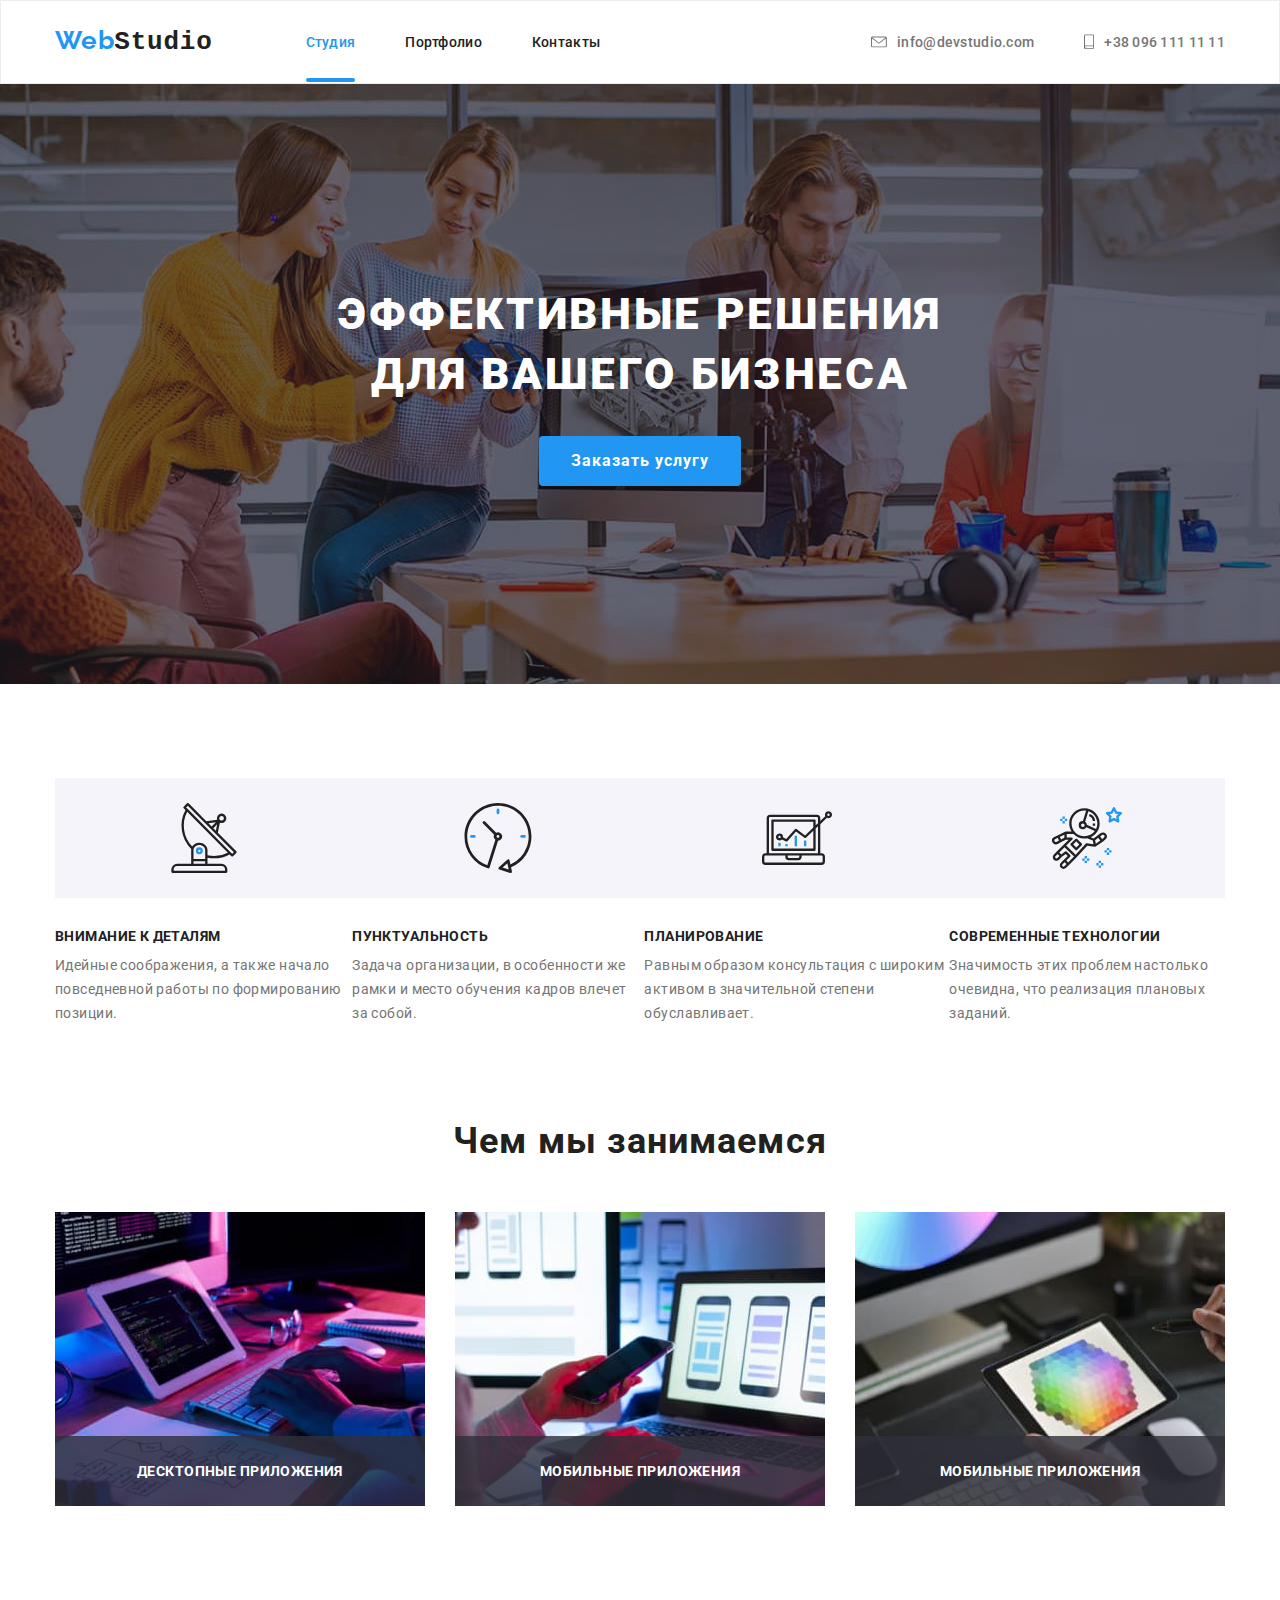
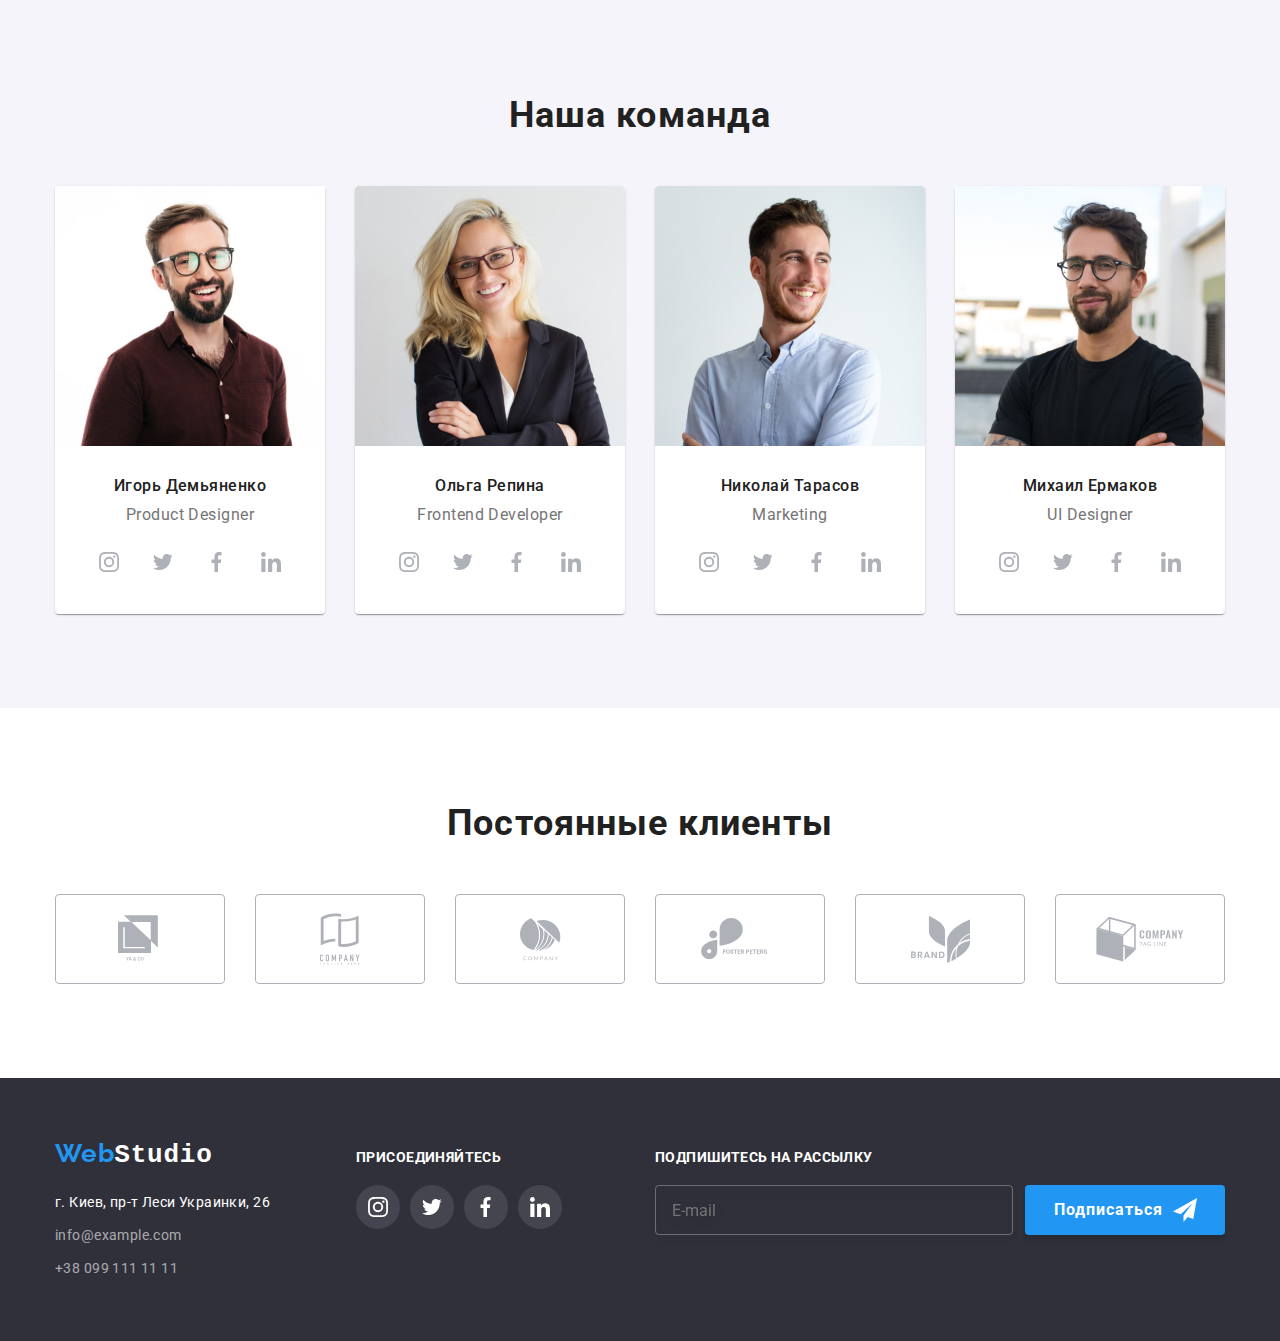
<file: index.html>
<!DOCTYPE html>
<html lang="ru">

<head>
    <meta charset="UTF-8">
    <meta name="viewport" content="width=device-width, initial-scale=1.0">
    <title>WebStudio</title>
    <link rel="stylesheet" href="https://cdnjs.cloudflare.com/ajax/libs/modern-normalize/1.0.0/modern-normalize.min.css">
    <link rel="preconnect" href="https://fonts.gstatic.com">
    <link 
        href="https://fonts.googleapis.com/css2?family=Raleway:wght@700&family=Roboto:wght@400;500;700&display=swap"
        rel="stylesheet">
    <link rel="stylesheet" href="./css/main.min.css">
</head>

<body>
    <!-- ! HEADER website // ШАПКА веб-сайта-->
    <header class="header">
        <div class="conteiner">
            <nav class="nav">
                <!--LOGO // логотип-->
                <a class="logo" href="./index.html" lang="en">Web<samp class="logo__dark">Studio</samp></a>
                <!--MENU // меню-->
                <ul class="nav-list">
                    <li class="nav-list__item"><a class="nav-list__link current" href="./index.html">Студия</a></li>
                    <li class="nav-list__item"><a class="nav-list__link" href="./portfolio.html">Портфолио</a></li>
                    <li class="nav-list__item"><a class="nav-list__link" href="#">Контакты</a></li>
                </ul>
            </nav>           
            <!-- Header address. Contact // адрес и контакты в шапке веб-сайта-->
            <address class="address">
                <ul class="address-list">
                    <li class="address-list__item">
                        <a class="contact-item" href="mailto:info@devstudio.com">
                            <svg class="icon-envelope" width="16" height="12">
                                <use href="./img/sprite/sprite-opt.svg#envelope"></use>
                            </svg>
                            info@devstudio.com
                        </a>
                    </li>
                    <li class="address-list__item">
                        <a class="contact-item" href="tel:+380961111111">
                            <svg class="icon-phone" width="10" height="16"> 
                                <use href="./img/sprite/sprite-opt.svg#smartphone"></use>
                            </svg>
                            +38 096 111 11 11
                        </a>
                    </li>
                </ul>    
            </address>
        </div>
    </header>
    <!--! Unique page content // уникальный контент страницы-->
    <main>
        <!--SECTION HEROES // секция герои -->
        <section class="hero">
            <div class="conteiner">
                <h1 class="hero-title">Эффективные решения для вашего бизнеса</h1>
                <!-- BUTTON -->
                <button class="hero-button" type="button" data-modal-open>Заказать услугу</button>
            </div>
        </section>
        <!--SECTION Features // секция особенности -->
        <section class="section-features">
            <div class="conteiner">
                <h2 class="section-features__title visually-hidden">Особенности</h2> <!-- ! I will hide -->
                <ul class="subtitle-features">
                    <li class="subtitle-features__item icon-antenna">
                        <h3 class="subtitle-features-title">Внимание к деталям</h3>
                        <p class="subtitle-features-text">Идейные соображения, а также начало повседневной работы по формированию позиции.</p>
                    </li>
                    <li class="subtitle-features__item icon-clock">
                        <h3 class="subtitle-features-title">Пунктуальность</h3>
                        <p class="subtitle-features-text">Задача организации, в особенности же рамки и место обучения кадров влечет за собой.</p>
                    </li>
                    <li class="subtitle-features__item icon-diagram">
                        <h3 class="subtitle-features-title">Планирование</h3>
                        <p class="subtitle-features-text">Равным образом консультация с широким активом в значительной степени обуславливает.</p>
                    </li>
                    <li class="subtitle-features__item icon-astronaut">
                        <h3 class="subtitle-features-title">Современные технологии</h3>
                        <p class="subtitle-features-text">Значимость этих проблем настолько очевидна, что реализация плановых заданий.</p>
                    </li>
                </ul>
            </div>
        </section>
        <!--SECTION Activities // Направления деятельности-->
        <section class="section-work">
            <div class="conteiner">
                <h2 class="section-work__title">Чем мы занимаемся</h2>
                <ul class="subtitle-work">
                    <li class="subtitle-work__item">
                        <a href="#">
                            <img class="subtitle-work__img" src="./img/studio/1.jpg" alt="компьютер на столе" width="370" height="294">
                            <h3 class="subtitle-work__label">Десктопные приложения</h3>
                        </a>
                    </li>
                    <li class="subtitle-work__item">
                        <a href="#">
                            <img class="subtitle-work__img" src="./img/studio/2.jpg" alt="телефон на столе" width="370" height="294">
                            <h3 class="subtitle-work__label">Мобильные приложения</h3>
                        </a>
                    </li>
                    <li class="subtitle-work__item">
                        <a href="#">
                            <img class="subtitle-work__img" src="./img/studio/3.jpg" alt="планцен на столе" width="370" height="294">
                            <h3 class="subtitle-work__label">Мобильные приложения</h3>
                        </a>
                    </li>
                </ul>
            </div>
        </section>

        <!--SECTION team // Команда-->
        <section class="section-team">
            <div class="conteiner">
                <h2 class="section-team__title">Наша команда</h2>
                <ul class="subtitle-team">
                    <li class="subtitle-team__item">
                        <article class="card-team">
                            <div class="card-team__thumb">
                                <img class="subtitle-team-title__img" src="./img/studio/PD.jpg" alt="Игорь Демьяненко">
                            </div>
                            <div class="card-team__content">
                                <h3 class="subtitle-team-title">Игорь Демьяненко</h3>
                                <p class="subtitle-team-text"><span lang="en">Product Designer</span></p>
                                <ul class="socials-links">
                                    <li>
                                        <a href="#" class="socials-links__instagram socials">
                                            <svg class="socials__icon">
                                                <use href="./img/sprite/sprite-opt.svg#instagram"></use>
                                            </svg>
                                        </a>
                                    </li>
                                    <li>
                                        <a href="#" class="socials-links__twitter socials">
                                            <svg class="socials__icon">
                                                <use href="./img/sprite/sprite-opt.svg#twitter"></use>
                                            </svg>
                                        </a>
                                    </li>
                                    <li>
                                        <a href="#" class="socials-links__facebook socials">
                                            <svg class="socials__icon">
                                                <use href="./img/sprite/sprite-opt.svg#facebook"></use>
                                            </svg>
                                        </a>
                                    </li>
                                    <li>
                                        <a href="#" class="socials-links__linkedin socials">
                                            <svg class="socials__icon">
                                                <use href="./img/sprite/sprite-opt.svg#linkedin"></use>
                                            </svg>
                                        </a>
                                    </li>
                                </ul>
                            </div>
                        </article>
                    </li>
                    <li class="subtitle-team__item">
                        <article class="card-team">
                            <div class="card-team__thumb">
                                <img class="subtitle-team-title__img" src="./img/studio/FD.jpg" alt="Ольга Репина">
                            </div>
                            <div class="card-team__content">
                                <h3 class="subtitle-team-title">Ольга Репина</h3>
                                <p class="subtitle-team-text"><span lang="en">Frontend Developer</span></p>
                                <ul class="socials-links">
                                    <li>
                                        <a href="#" class="socials-links__instagram socials">
                                            <svg class="socials__icon">
                                                <use href="./img/sprite/sprite-opt.svg#instagram"></use>
                                            </svg>
                                        </a>
                                    </li>
                                    <li>
                                        <a href="#" class="socials-links__twitter socials">
                                            <svg class="socials__icon">
                                                <use href="./img/sprite/sprite-opt.svg#twitter"></use>
                                            </svg>
                                        </a>
                                    </li>
                                    <li>
                                        <a href="#" class="socials-links__facebook socials">
                                            <svg class="socials__icon">
                                                <use href="./img/sprite/sprite-opt.svg#facebook"></use>
                                            </svg>
                                        </a>
                                    </li>
                                    <li>
                                        <a href="#" class="socials-links__linkedin socials">
                                            <svg class="socials__icon">
                                                <use href="./img/sprite/sprite-opt.svg#linkedin"></use>
                                            </svg>
                                        </a>
                                    </li>
                                </ul>
                            </div>
                        </article>
                    </li>
                    <li class="subtitle-team__item">
                        <article class="card-team">
                            <div class="card-team__thumb">
                                <img class="subtitle-team-title__img" src="./img/studio/M.jpg" alt="Николай Тарасов">
                            </div>
                            <div class="card-team__content">
                                <h3 class="subtitle-team-title">Николай Тарасов</h3>
                                <p class="subtitle-team-text"><span lang="en">Marketing</span></p>
                                <ul class="socials-links">
                                    <li>
                                        <a href="#" class="socials-links__instagram socials">
                                            <svg class="socials__icon">
                                                <use href="./img/sprite/sprite-opt.svg#instagram"></use>
                                            </svg>
                                        </a>
                                    </li>
                                    <li
                                        <a href="#" class="socials-links__twitter socials">
                                            <svg class="socials__icon">
                                                <use href="./img/sprite/sprite-opt.svg#twitter"></use>
                                            </svg>
                                        </a>
                                    </li>
                                    <li>
                                        <a href="#" class="socials-links__facebook socials">
                                            <svg class="socials__icon">
                                                <use href="./img/sprite/sprite-opt.svg#facebook"></use>
                                            </svg>
                                        </a>
                                    </li>
                                    <li>
                                        <a href="#" class="socials-links__linkedin socials">
                                            <svg class="socials__icon">
                                                <use href="./img/sprite/sprite-opt.svg#linkedin"></use>
                                            </svg>
                                        </a>
                                    </li>
                                </ul>
                            </div>
                        </article>
                    </li>
                    <li class="subtitle-team__item">
                        <article class="card-team">
                            <div class="card-team__thumb">
                                <img class="subtitle-team-title__img" src="./img/studio/UID.jpg" alt="Михаил Ермаков">
                            </div>
                            <div class="card-team__content">
                                <h3 class="subtitle-team-title">Михаил Ермаков</h3>
                                <p class="subtitle-team-text"><span lang="en">UI Designer</span></p>
                                <ul class="socials-links">
                                    <li>
                                        <a href="#" class="socials-links__instagram socials">
                                            <svg class="socials__icon">
                                                <use href="./img/sprite/sprite-opt.svg#instagram"></use>
                                            </svg>
                                        </a>
                                    </li>
                                    <li>
                                        <a href="#" class="socials-links__twitter socials">
                                            <svg class="socials__icon">
                                                <use href="./img/sprite/sprite-opt.svg#twitter"></use>
                                            </svg>
                                        </a>
                                    </li>
                                    <li>
                                        <a href="#" class="socials-links__facebook socials">
                                            <svg class="socials__icon">
                                                <use href="./img/sprite/sprite-opt.svg#facebook"></use>
                                            </svg>
                                        </a>
                                    </li>
                                    <li>
                                        <a href="#" class="socials-links__linkedin socials">
                                            <svg class="socials__icon">
                                                <use href="./img/sprite/sprite-opt.svg#linkedin"></use>
                                            </svg>
                                        </a>
                                    </li>
                                </ul>
                            </div>
                        </article>
                    </li>
                </ul>
            </div>
        </section>

        <!--SECTION clients // Клиенты-->
        <section class="section-clients">
            <div class="conteiner">
                <h2 class="section-clients__title">Постоянные клиенты</h2>
                    <ul lang="en" class="section-clients-list">
                        <li class="section-section-clients-list__item">
                            <a href="#" class="section-clients__link" aria-label="YA & CO">
                                <svg class="section-clients__client" width="44" height="49">
                                    <use href="./img/sprite/sprite-opt.svg#client-1"></use>
                                </svg>
                            </a>
                        </li>
                        <li class="section-clients-list__item">
                            <a href="#" class="section-clients__link" aria-label="COMPANY TAGLINE HERE">
                                <svg class="section-clients__client" width="40" height="52">
                                    <use href="./img/sprite/sprite-opt.svg#client-2"></use>
                                </svg>
                            </a>
                        </li>
                        <li class="section-clients-list__item">
                            <a href="#" class="section-clients__link" aria-label="COMPANY">
                                <svg class="section-clients__client" width="41" height="43">
                                    <use href="./img/sprite/sprite-opt.svg#client-3"></use>
                                </svg>
                            </a>
                        </li>
                        <li class="section-clients-list__item">
                            <a href="#" class="section-clients__link" aria-label="FOSTER PETERS">
                                <svg class="section-clients__client" width="79" height="42">
                                    <use href="./img/sprite/sprite-opt.svg#client-4"></use>
                                </svg>
                            </a>
                        </li>
                        <li class="section-clients-list__item">
                            <a href="#" class="section-clients__link" aria-label="BRAND">
                                <svg class="section-clients__client" width="59" height="47">
                                    <use href="./img/sprite/sprite-opt.svg#client-5"></use>
                                </svg>
                            </a>
                        </li>
                        <li class="section-clients-list__item">
                            <a href="#" class="section-clients__link" aria-label="COMPANY TAG LINE">
                                <svg class="section-clients__client" width="88" height="45">
                                    <use href="./img/sprite/sprite-opt.svg#client-6"></use>
                                </svg>
                            </a>
                        </li>
                    </ul>
            </div>
        </section>
    </main>
    <!--! Footer site // Подвал сайта-->
    <footer class="footer">
        <div class="conteiner">
            <div class="footer--baseline">
                <!--the logo-->
            <div class="footer-contact">
                <a class="logo" href="./index.html" lang="en">Web<samp class="logo__light">Studio</samp></a>
                    <!--address, contact-->
                <address class="footer-address">
                    <a class="footer-address__contact" target="blanc" href="https://goo.gl/maps/rmMPoWMHuQChFa8u6" class="map">г. Киев, пр-т Леси Украинки, 26</a>
                    <a class="footer-contact__email" href="mailto:info@example.com">info@example.com</a>
                    <a class="footer-contact__tell" href="tel:+380991111111">+38 099 111 11 11</a>
                </address>
            </div>
            <div class="subscription">
                <b class="subscription-title">присоединяйтесь</b>
                    <ul class="socials-links">
                        <li class="socials-links__item">
                            <a href="#" class="socials-links__instagram socials--dark">
                                <svg class="socials__icon">
                                    <use href="./img/sprite/sprite-opt.svg#instagram"></use>
                                </svg>
                            </a>
                        </li>
                        <li class="socials-links__item">
                            <a href="#" class="socials-links__twitter socials--dark">
                                <svg class="socials__icon">
                                    <use href="./img/sprite/sprite-opt.svg#twitter"></use>
                                </svg>
                            </a>
                        </li>
                        <li class="socials-links__item">
                            <a href="#" class="socials-links__facebook socials--dark">
                                <svg class="socials__icon">
                                    <use href="./img/sprite/sprite-opt.svg#facebook"></use>
                                </svg>
                            </a>
                        </li>
                        <li class="socials-links__item">
                            <a href="#" class="socials-links__linkedin socials--dark">
                                <svg class="socials__icon">
                                    <use href="./img/sprite/sprite-opt.svg#linkedin"></use>
                                </svg>
                            </a>
                        </li>
                    </ul>
            </div>
                <div class="subscription-wrapper">
                    <p class="subscription-slogan">Подпишитесь на рассылку</p>
                    <form action="#" class="footer-form">
                        <input class="email-input" type="email" name="mail" placeholder="E-mail">
                        <button type="submit" class="subscription-btn">
                        Подписаться
                        <svg class="subscription-icon">
                            <use href="./img/sprite/sprite-opt.svg#icon-send"></use>
                        </svg>
                        </button>
                    </form>
                </div>      
            </div>
        </div>
    </footer>
    <!-- MODAL -->
    <div class="backdrop is-hidden" data-modal>
        <div class="modal">
            <button type="button" class="close-btn" data-modal-close>
                <svg class="close-icon" width="18" height="18">
                    <use href="./img/sprite/sprite-opt.svg#icon-close-black"></use>
                </svg>
            </button>
            <form action="#" class="modal-form">
                <b class="form-title">Оставьте свои данные, мы вам перезвоним</b>
                <label class="modal-form-field">
                    Имя
                    <span class="form-input-wrapper">
                        <input type="text" name="user-name" class="modal-form-input">
                        <svg class="form-icon" width="18" height="18">
                            <use href="./img/sprite/symbol-defs.svg#icon-user"></use>
                        </svg>
                    </span>
                </label>
                <label class="modal-form-field">
                    Телефон
                    <span class="form-input-wrapper">
                        <input type="tel" name="user-tel" class="modal-form-input">
                        <svg class="form-icon" width="18" height="18">
                            <use href="./img/sprite/symbol-defs.svg#icon-phone"></use>
                        </svg>
                    </span>
                </label>
                <label class="modal-form-field">
                    Почта
                    <span class="form-input-wrapper">
                        <input type="email" name="user-email" class="modal-form-input">
                        <svg class="form-icon" width="18" height="18">
                            <use href="./img/sprite/symbol-defs.svg#icon-email"></use>
                        </svg>
                    </span>
                </label>
                <label class="modal-form-field">
                    Комментарий
                    <textarea class="modal-form-comment" name="comment" id="" placeholder="Введите текст"></textarea>
                </label>
                <input type="checkbox" name="user-policy" value="accept-policy" class="modal-policy-checkbox visually-hidden" id="user-policy">
                <label for="user-policy" class="modal-policy">
                    Соглашаюсь с рассылкой и принимаю&nbsp<a href="#" class="form-link">Условия договора</a>
                </label>
                <button type="submit" class="modal-form-btn">Отправить</button>
            </form>
        </div>
    </div>
        <script src="./js/modal.js"></script>
    </body>
</html>
</body>
</html>
</file>
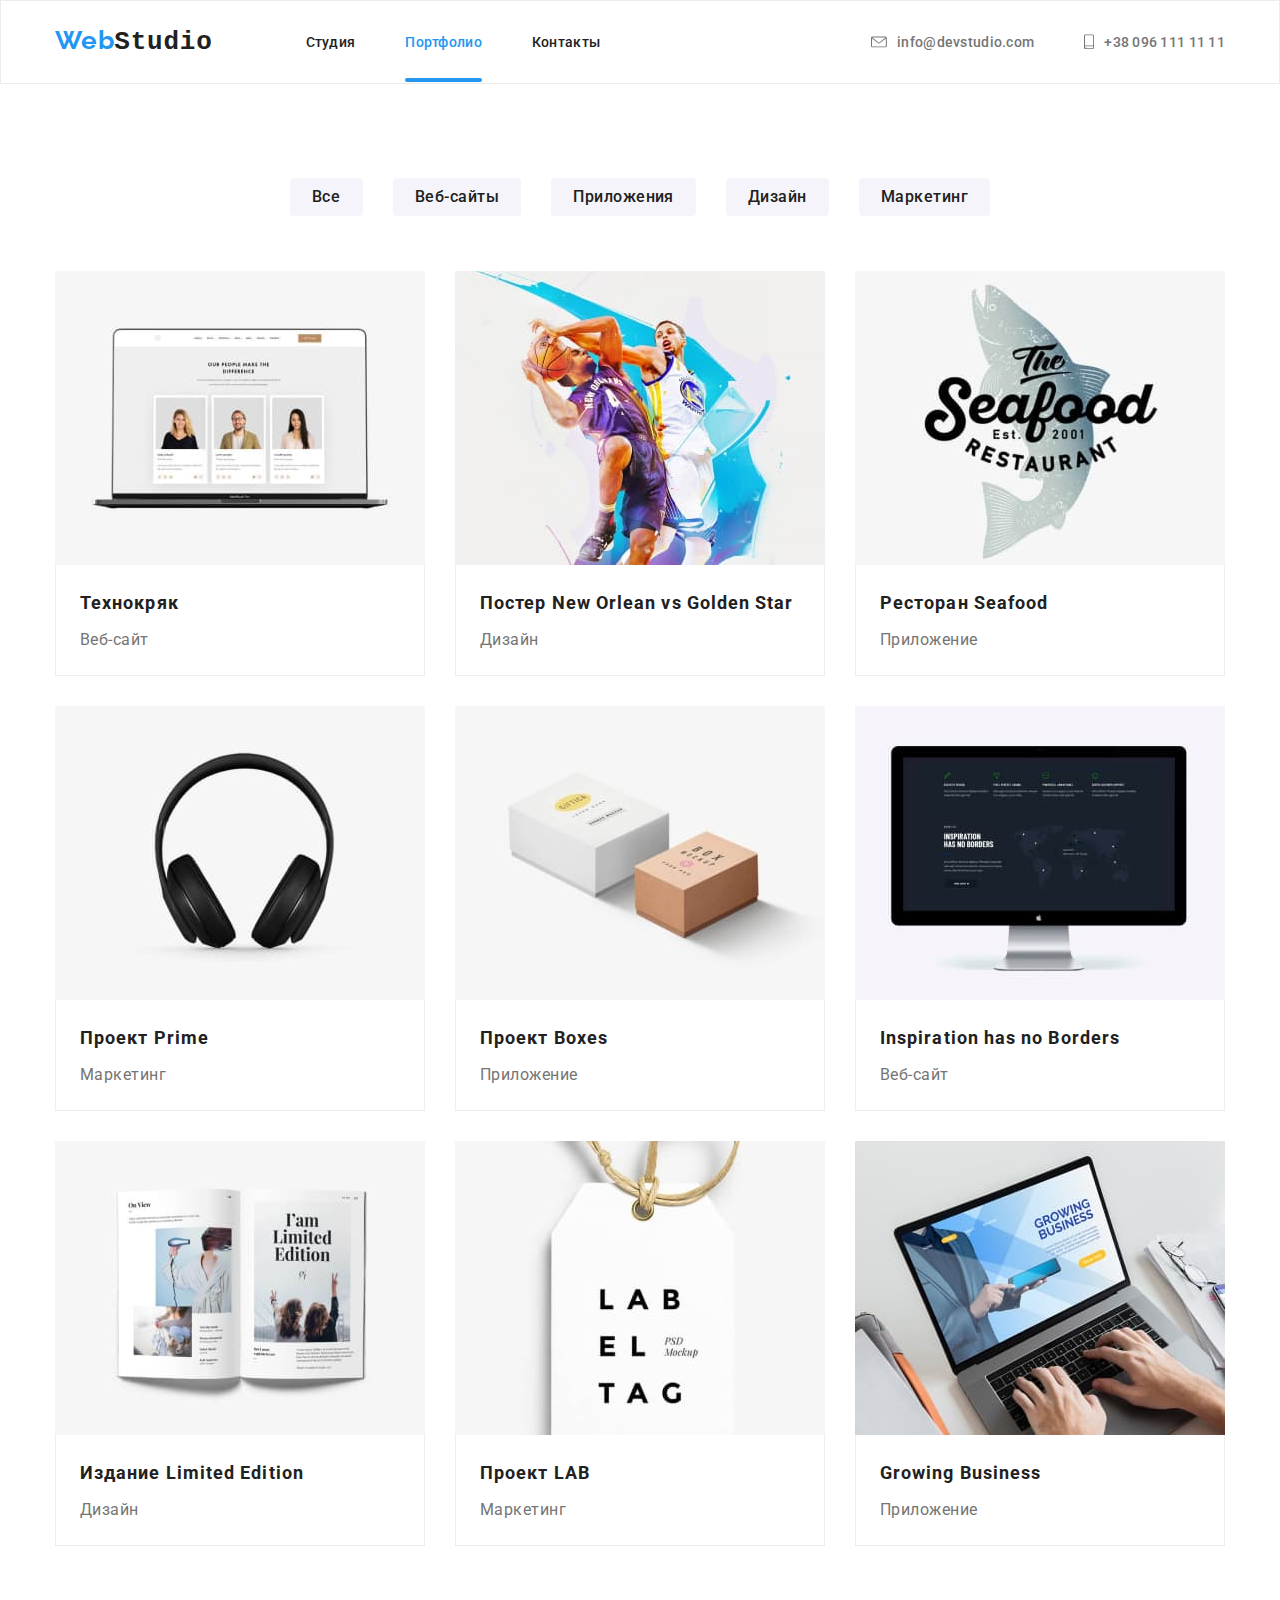
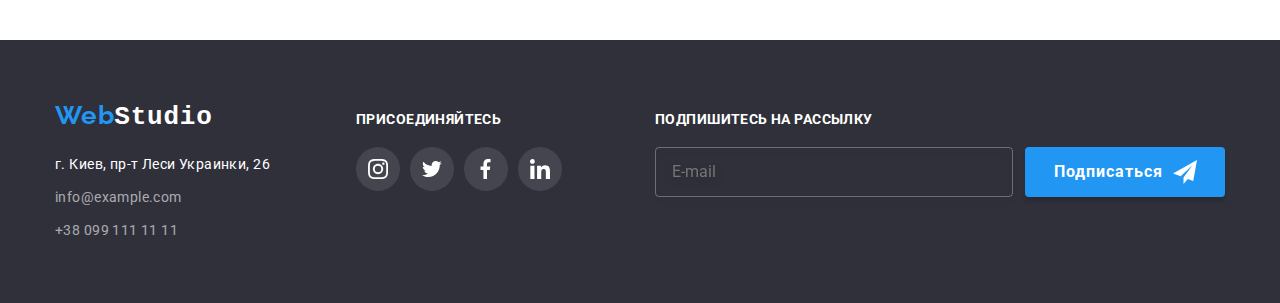
<file: portfolio.html>
<!DOCTYPE html>
<html lang="ru">

<head>
    <meta charset="UTF-8">
    <meta name="viewport" content="width=device-width, initial-scale=1.0">
    <title>WebStudio</title>
    <!-- <link rel="stylesheet" href="./css/reset.css"> -->
    <link rel="stylesheet" href="https://cdnjs.cloudflare.com/ajax/libs/modern-normalize/1.0.0/modern-normalize.min.css">
    <link rel="preconnect" href="https://fonts.gstatic.com">
    <link href="https://fonts.googleapis.com/css2?family=Raleway:wght@700&family=Roboto:wght@400;500;700&display=swap"
        rel="stylesheet">
    <link rel="stylesheet" href="https://cdnjs.cloudflare.com/ajax/libs/modern-normalize/1.0.0/modern-normalize.min.css">
    <link rel="stylesheet" href="./css/main.min.css">
</head>

<body>
    <!-- ! HEADER website // ШАПКА веб-сайта-->
    <header class="header">
        <div class="conteiner">
            <nav class="nav">
                <!--LOGO // логотип-->
                <a class="logo" href="./index.html" lang="en">Web<samp class="logo__dark">Studio</samp></a>
                <!--MENU // меню-->
                <ul class="nav-list">
                    <li class="nav-list__item"><a class="nav-list__link" href="./index.html">Студия</a></li>
                    <li class="nav-list__item"><a class="nav-list__link current" href="./portfolio.html">Портфолио</a></li>
                    <li class="nav-list__item"><a class="nav-list__link" href="#">Контакты</a></li>
                </ul>
            </nav>           
            <!-- Header address. Contact // адрес и контакты в шапке веб-сайта-->
            <address class="address">
                <ul class="address-list">
                    <li class="address-list__item">
                        <a class="contact-item" href="mailto:info@devstudio.com">
                            <svg class="icon-envelope" width="16" height="12">
                                <use href="./img/sprite/sprite-opt.svg#envelope"></use>
                            </svg>
                            info@devstudio.com
                        </a>
                    </li>
                    <li class="address-list__item">
                        <a class="contact-item" href="tel:+380961111111">
                            <svg class="icon-phone" width="10" height="16"> 
                                <use href="./img/sprite/sprite-opt.svg#smartphone"></use>
                            </svg>
                            +38 096 111 11 11
                        </a>
                    </li>
                </ul>    
            </address>
        </div>
    </header>
    <!--! unique page content-->
    <main>
        <section class="filter">
            <div class="conteiner">
                <h1 class="visually-hidden">Портфолио</h1>
                <!--! I will hide -->
                <!-- Portfolio menu // Портфолио меню -->
                <ul class="portfolio-subtitle__menu">
                    <li class="portfolio-subtitle__item">
                        <button class="portfolio__button" type="button">Все</button></li>
                    <li class="portfolio-subtitle__item">
                        <button class="portfolio__button" type="button">Веб-сайты</button></li>
                    <li class="portfolio-subtitle__item">
                        <button class="portfolio__button" type="button">Приложения</button></li>
                    <li class="portfolio-subtitle__item">
                        <button class="portfolio__button" type="button">Дизайн</button></li>
                    <li class="portfolio-subtitle__item">
                        <button class="portfolio__button" type="button">Маркетинг</button></li>
                </ul>
                <!-- Portfolio filter // Портфолио фильтер -->
                <h2 class="section-title visually-hidden">Фильтер</h2>
                <!--! I will hide -->
                <ul class="portfolio-filter">
                    <li class="portfolio-filter__item">
                        <a class="card__link" href="#">
                            <div class="card-thumb__filter">
                                <img 
                                    class="portfolio-subtitle__img"
                                    src="./img/portfolio/img 1.jpg"
                                    alt="ноутбук"
                                    width="370"
                                    height="294"
                                />
                                <p class="portfolio-subtitle__description">
                                    Технокряк это современная площадка распространения коронавируса. Компании используют эту платформу для цифрового шпионажа и атак на защищённые сервера конкурентов.
                                </p>
                            </div>
                            <div class="card-content__filter">
                                <h3 class="portfolio__title">Технокряк</h3>
                                <p class="portfolio__text">Веб-сайт</p>
                        </div>
                        </a>
                    </li>
                    <li class="portfolio-filter__item">
                        <a class="card__link" href="#">
                            <div class="card-thumb__filter">
                                <img 
                                    class="portfolio-subtitle__img"
                                    src="./img/portfolio/img 2.jpg"
                                    alt="два баскетболиста"
                                    width="370"
                                    height="294"
                                />
                                <p class="portfolio-subtitle__description">
                                    Технокряк это современная площадка распространения коронавируса. Компании используют эту платформу для цифрового шпионажа и атак на защищённые сервера конкурентов.
                                </p>
                            </div>
                            <div class="card-content__filter">
                                <h3 class="portfolio__title">Постер <span lang="en">New Orlean vs Golden Star</span></h3>
                                <p class="portfolio__text">Дизайн</p>
                            </div>                    
                        </a>
                    </li>
                    <li class="portfolio-filter__item">
                        <a class="card__link" href="#">
                            <div class="card-thumb__filter">
                                <img 
                                    class="portfolio-subtitle__img"
                                    src="./img/portfolio/img 3.jpg"
                                    alt="логотип ресторана"
                                    width="370"
                                    height="294"
                                />
                                <p class="portfolio-subtitle__description">
                                    Технокряк это современная площадка распространения коронавируса. Компании используют эту платформу для цифрового шпионажа и атак на защищённые сервера конкурентов.
                                </p>
                            </div>
                            <div class="card-content__filter">
                                <h3 class="portfolio__title">Ресторан <span lang="en">Seafood</span></h3>
                                <p class="portfolio__text">Приложение</p>
                            </div>                        
                        </a>
                    </li>
                    <li class="portfolio-filter__item">
                        <a class="card__link" href="#">    
                            <div class="card-thumb__filter">
                                <img 
                                    class="portfolio-subtitle__img"
                                    src="./img/portfolio/img 4.jpg"
                                    alt="наушники большие"
                                    width="370"
                                    height="294"
                                />
                                <p class="portfolio-subtitle__description">
                                    Технокряк это современная площадка распространения коронавируса. Компании используют эту платформу для цифрового шпионажа и атак на защищённые сервера конкурентов.
                                </p>
                                </div>
                            <div class="card-content__filter">
                                <h3 class="portfolio__title">Проект <span lang="en">Prime</span></h3>
                                <p class="portfolio__text">Маркетинг</p>
                            </div>                    
                        </a>
                    </li>
                    <li class="portfolio-filter__item">
                        <a class="card__link" href="#">           
                            <div class="card-thumb__filter">
                                <img 
                                    class="portfolio-subtitle__img"
                                    src="./img/portfolio/img 5.jpg"
                                    alt="две коробки"
                                    width="370"
                                    height="294"
                                />
                                <p class="portfolio-subtitle__description">
                                    Технокряк это современная площадка распространения коронавируса. Компании используют эту платформу для цифрового шпионажа и атак на защищённые сервера конкурентов.
                                </p>
                            </div>
                            <div class="card-content__filter">
                                <h3 class="portfolio__title">Проект <span lang="en">Boxes</span></h3>
                                <p class="portfolio__text">Приложение</p>
                            </div>                    
                        </a>
                    </li>
                    <li class="portfolio-filter__item">
                        <a class="card__link" href="#">              
                            <div class="card-thumb__filter">
                                <img 
                                    class="portfolio-subtitle-img"
                                    src="./img/portfolio/img 6.jpg"
                                    alt="две коробки"
                                    width="370"
                                    height="294"
                                />
                                <p class="portfolio-subtitle__description">
                                    Технокряк это современная площадка распространения коронавируса. Компании используют эту платформу для цифрового шпионажа и атак на защищённые сервера конкурентов.
                                </p>
                                </div>
                                <div class="card-content__filter">
                                    <h3 lang="en" class="portfolio__title">Inspiration has no Borders</h3>
                                    <p class="portfolio__text">Веб-сайт</p>
                                </div>                    
                        </a>
                    </li>
                    <li class="portfolio-filter__item">
                        <a class="card__link" href="#">
                            <div class="card-thumb__filter">
                                <img 
                                    class="portfolio-subtitle__img"
                                    src="./img/portfolio/img 7.jpg"
                                    alt="открытая книга"
                                    width="370"
                                    height="294"
                                />
                                <p class="portfolio-subtitle__description">
                                    Технокряк это современная площадка распространения коронавируса. Компании используют эту платформу для цифрового шпионажа и атак на защищённые сервера конкурентов.
                                </p>
                            </div>
                            <div class="card-content__filter">
                                <h3 class="portfolio__title">Издание <span lang="en">Limited Edition</span></h3>
                                <p class="portfolio__text">Дизайн</p>
                            </div>                    
                        </a>
                    </li>
                    <li class="portfolio-filter__item">
                        <a class="card__link" href="#">
                            <div class="card-thumb__filter">
                                <img 
                                    class="portfolio-subtitle__img"
                                    src="./img/portfolio/img 8.jpg"
                                    alt="жетон"
                                    width="370"
                                    height="294"
                                />
                                <p class="portfolio-subtitle__description">
                                    Технокряк это современная площадка распространения коронавируса. Компании используют эту платформу для цифрового шпионажа и атак на защищённые сервера конкурентов.
                                </p>
                            </div>
                            <div class="card-content__filter">
                                <h3 class="portfolio__title">Проект <span lang="en">LAB</span></h3>
                                <p class="portfolio__text">Маркетинг</p>
                            </div>
                        </a>
                    </li>
                    <li class="portfolio-filter__item">
                        <a class="card__link" href="#">
                            <div class="card-thumb__filter">
                                <img 
                                    class="portfolio-subtitle__img"
                                    src="./img/portfolio/img 9.jpg"
                                    alt="ноутбук"
                                    width="370"
                                    height="294"
                                />
                                <p class="portfolio-subtitle__description">
                                    Технокряк это современная площадка распространения коронавируса. Компании используют эту платформу для цифрового шпионажа и атак на защищённые сервера конкурентов.
                                </p>
                            </div>
                            <div class="card-content__filter">
                                <h3 lang="en" class="portfolio__title">Growing Business</h3>
                                <p class="portfolio__text">Приложение</p>
                            </div>                    
                        </a>
                    </li>
                </ul>
            </div>
        </section>                      
    </main>

    <!--! footer site-->
    <footer class="footer">
        <div class="conteiner">
            <div class="footer--baseline">
                <!--the logo-->
            <div class="footer-contact">
                <a class="logo" href="./index.html" lang="en">Web<samp class="logo__light">Studio</samp></a>
                    <!--address, contact-->
                <address class="footer-address">
                    <a class="footer-address__contact" target="blanc" href="https://goo.gl/maps/rmMPoWMHuQChFa8u6" class="map">г. Киев, пр-т Леси Украинки, 26</a>
                    <a class="footer-contact__email" href="mailto:info@example.com">info@example.com</a>
                    <a class="footer-contact__tell" href="tel:+380991111111">+38 099 111 11 11</a>
                </address>
            </div>
            <div class="subscription">
                <b class="subscription-title">присоединяйтесь</b>
                    <ul class="socials-links">
                        <li class="socials-links__item">
                            <a href="#" class="socials-links__instagram socials--dark">
                                <svg class="socials__icon">
                                    <use href="./img/sprite/sprite-opt.svg#instagram"></use>
                                </svg>
                            </a>
                        </li>
                        <li class="socials-links__item">
                            <a href="#" class="socials-links__twitter socials--dark">
                                <svg class="socials__icon">
                                    <use href="./img/sprite/sprite-opt.svg#twitter"></use>
                                </svg>
                            </a>
                        </li>
                        <li class="socials-links__item">
                            <a href="#" class="socials-links__facebook socials--dark">
                                <svg class="socials__icon">
                                    <use href="./img/sprite/sprite-opt.svg#facebook"></use>
                                </svg>
                            </a>
                        </li>
                        <li class="socials-links__item">
                            <a href="#" class="socials-links__linkedin socials--dark">
                                <svg class="socials__icon">
                                    <use href="./img/sprite/sprite-opt.svg#linkedin"></use>
                                </svg>
                            </a>
                        </li>
                    </ul>
            </div>
            <div class="subscription-wrapper">
                <p class="subscription-slogan">Подпишитесь на рассылку</p>
                <form action="#" class="footer-form">
                    <input class="email-input" type="email" name="mail" placeholder="E-mail">
                    <button type="submit" class="subscription-btn">
                    Подписаться
                    <svg class="subscription-icon">
                        <use href="./img/sprite/sprite-opt.svg#icon-send"></use>
                    </svg>
                    </button>
                </form>
            </div>      
            </div>
        </div>
    </footer>

</body>

</html>
</file>
<file: css/main.min.css>
.visually-hidden{position:absolute;width:1px;height:1px;margin:-1px;border:0;padding:0;white-space:nowrap;clip-path:inset(100%);clip:rect(0 0 0 0);overflow:hidden}:root{--primary-text-color: #757575;--title-text-color: #212121;--accent-color: #2196F3;--primary-white-color: #FFFFFF;--background-color-dark: #2F303A;--background-color-white: #FFFFFF;--secondary-background-color: #F5F4FA;--portfolio-button-background-color: #F5F4FA;--primary-font-family: "Roboto", sans-serif;--secondary-font-family: "Raleway", sans-serif;--card-set-gap: 30px;--socials-color: #afb1b8;--socials-color-background-dark: rgba(255, 255, 255, 0.1);--card-shadow: 
    0px 2px 1px -1px rgba(0, 0, 0, 0.2),
    0px 1px 1px 0px rgba(0, 0, 0, 0.14),
    0px 1px 3px 0px rgba(0, 0, 0, 0.12);--timing-animation: cubic-bezier(0.4, 0, 0.2, 1);--duration-animation: 250ms;--color-border-close: rgba(0, 0, 0, 0.1);--backdrop: rgba(0, 0, 0, 0.2)}.logo{font-family:var(--secondary-font-family);font-size:26px;font-weight:700;line-height:1.192;letter-spacing:.03em;color:var(--accent-color)}.header .logo{padding-top:24px;padding-bottom:25px;margin-right:93px}.logo__dark{color:var(--title-text-color)}.logo__light{color:var(--primary-white-color);background-color:var(--background-color-dark)}button{display:inline-flex;font-family:var(--primary-font-family);border-color:transparent;border-style:none;border-radius:4px;cursor:pointer;text-align:center;transition:background-color var(--duration-animation) var(--timing-animation),fill var(--duration-animation) var(--timing-animation)}.socials{background-color:var(--background-color-white);fill:var(--socials-color);border-radius:22px;width:44px;height:44px;transform:scale(1);transition:fill var(--duration-animation) var(--timing-animation),transform var(--duration-animation) var(--timing-animation),border-color var(--duration-animation) var(--timing-animation)}.socials-links{display:flex;justify-content:space-between}.socials-links__instagram,.socials-links__twitter,.socials-links__facebook,.socials-links__linkedin{display:flex;justify-content:center;align-items:center}.socials-links__item{margin-right:10px}.socials:hover,.socials:focus{background-color:var(--accent-color);fill:var(--background-color-white);transform:scale(1.2)}.socials--dark{background-color:var(--socials-color-background-dark);fill:var(--background-color-white);border-radius:22px;width:44px;height:44px;transform:scale(1);transition:fill var(--duration-animation) var(--timing-animation),transform var(--duration-animation) var(--timing-animation),border-color var(--duration-animation) var(--timing-animation)}.socials--dark:hover,.socials--dark:focus{background-color:var(--accent-color);fill:var(--background-color-white);transform:scale(1.2)}.socials__icon{width:20px;height:20px}.backdrop{position:fixed;top:0;left:0;width:100%;height:100%;opacity:1;background-color:var(--backdrop);transition:all 250ms ease-out}.backdrop.is-hidden{opacity:0;visibility:hidden;pointer-events:none}.backdrop.is-hidden .modal{transform:translate(-50%, -50%) scale(0)}.modal{position:absolute;top:50%;left:50%;width:530px;min-height:581px;background-color:var(--background-color-white);transform:translate(-50%, -50%) scale(1);transition:transform 250ms linear;padding:40px}.modal-button{min-width:200px;height:50px;padding:10px 32px;box-shadow:0px 4px 4px rgba(0,0,0,0.15);border:none;border-radius:4px;font-size:16px;font-weight:700;line-height:1.875;letter-spacing:.06em;text-align:center;color:var(--primary-white-color);background-color:var(--accent-color);cursor:pointer}.modal-form{display:flex;flex-direction:column}.modal-form-field{margin-bottom:10px;color:var(--primary-text-color);font-size:12px;font-weight:400;line-height:1.167;letter-spacing:.01em}.modal-form-comment{width:100%;height:120px;resize:none;border:1px solid rgba(33,33,33,0.2);border-radius:4px;padding:12px 16px;margin-top:4px;transition:var(--duration-animation) var(--timing-animation)}.modal-form-comment:focus{outline:none;border-color:var(--accent-color)}.modal-form-input{width:100%;height:40px;border:1px solid rgba(33,33,33,0.2);border-radius:4px;padding-left:42px;transition:var(--duration-animation) var(--timing-animation)}.modal-form-input:focus{outline:none;border-color:var(--accent-color)}.modal-form-input:focus+.form-icon{fill:var(--accent-color)}.modal-form-btn{display:block;width:200px;height:50px;padding:10px 32px;box-shadow:0px 4px 4px rgba(0,0,0,0.15);border:none;border-radius:4px;font-size:16px;font-weight:700;line-height:1.875;letter-spacing:.06em;text-align:center;color:var(--primary-white-color);background-color:var(--accent-color);cursor:pointer;margin:0 auto;margin-top:30px}.modal-policy{display:flex;justify-content:center;align-items:center;font-size:14px;font-weight:400;line-height:1.714;letter-spacing:.03em;font-style:normal;color:var(--primary-text-color)}.modal-policy::before{content:"";display:inline-block;width:16px;height:15px;border:1px solid #212121;margin-right:7px;border-radius:2px}.modal-policy-checkbox:checked+.modal-policy::before{background-color:var(--accent-color);background-image:url("../img/modal/icon_check.svg");background-position:center;border:1px solid var(--accent-color)}.form-title{margin-bottom:12px;font-size:20px;font-weight:700;line-height:1.15;letter-spacing:.03em;text-align:center;color:var(--title-text-color)}.form-input-wrapper{position:relative;display:block;margin-top:4px}.form-icon{position:absolute;display:block;top:50%;transform:translateY(-50%);left:12px;transition:var(--duration-animation) var(--timing-animation)}.form-icon:hover{fill:var(--accent-color)}.form-link{font-size:14px;font-weight:400;line-height:1.714;letter-spacing:.03em;text-decoration-line:underline;text-decoration-skip-ink:none;color:#2196f3}.close-btn{position:absolute;top:8px;right:8px;display:flex;align-items:center;justify-content:center;width:30px;height:30px;border:1px solid var(--color-border-close);border-radius:50%;background-color:var(--background-color-white);cursor:pointer}.close-icon{fill:var(--title-text-color);transition:transform var(--duration-animation) var(--timing-animation)}.close-btn:hover>.close-icon,.close-btn:focus>.close-icon{fill:var(--accent-color)}ul,ol{margin:0;padding:0;list-style:none}p{margin:0}img{display:block;max-width:100%;height:auto}a{color:inherit;text-decoration:none;transition:color var(--duration-animation) var(--timing-animation)}/*! ---------------------------------------------------- */body,address{font-family:var(--primary-font-family);font-style:normal;letter-spacing:0.03em;color:var(--primary-text-color);background-color:var(--background-color-white)}h1,h2,h3,h4,h5,h6{color:var(--title-text-color);margin:0}.conteiner{width:1200px;padding:0 15px;margin:0 auto}.header{display:flex;align-items:center;border:1px solid #ECECEC}.header .conteiner{display:flex;align-items:center;margin:0 auto}.header-contact{display:flex;align-items:center;margin-left:auto}.header .address{margin-left:auto}.nav{display:flex;align-items:center}.nav-list{display:flex;align-items:center}.nav-list__item{font-size:14px;font-weight:500;line-height:1.143;letter-spacing:.02em;color:var(--title-text-color)}.nav-list__item:not(:last-child){position:relative;margin-right:50px}.nav-list__link{position:relative;display:block;padding-top:32px;padding-bottom:32px}.nav-list__link.current,.nav-list__link:hover,.nav-list__link:focus{color:var(--accent-color)}.nav-list__link::after{content:"";position:absolute;left:0;bottom:0;display:block;width:100%;height:4px;border-radius:2px;background-color:var(--accent-color);transform-origin:0px 0px;transform:scaleX(0);transition:background-color var(--duration-animation) var(--timing-animation),fill var(--duration-animation) var(--timing-animation)}.nav-list__link:hover::after{transform-origin:0% 100%;transform:scaleX(1)}.nav-list__link.current::after{content:"";position:absolute;bottom:0;display:block;width:100%;height:4px;background-color:var(--accent-color);border-radius:2px;opacity:1;transform:scaleX(1)}.address-list{display:flex;align-items:center}.address-list__item{display:flex;align-items:center;font-size:14px;font-weight:500;line-height:1.143;letter-spacing:.02em}.address-list__item:not(:last-child){position:relative;margin-right:50px}.contact-item{display:flex;align-items:center;padding:32px 0;transition:background-color var(--duration-animation) var(--timing-animation),fill var(--duration-animation) var(--timing-animation)}.contact-item:hover,.contact-item:focus{color:var(--accent-color)}.icon-envelope,.icon-phone{margin-right:10px;fill:currentColor}.hero{max-width:1600px;height:600px;margin-left:auto;margin-right:auto;padding:200px 0;background-color:var(--background-color-dark);background-image:linear-gradient(to right, rgba(47,48,58,0.4), rgba(31,32,46,0.4)),url("../img/fons/hero.jpg");background-repeat:no-repeat;background-position:center;background-size:cover}.hero .conteiner{display:flex;align-items:center;flex-direction:column}.hero-title{margin-left:auto;margin-right:auto;margin-bottom:32px;width:696px;font-size:44px;font-weight:900;line-height:1.364;letter-spacing:.06em;text-align:center;text-transform:uppercase;text-transform:uppercase;color:var(--primary-white-color)}.hero-button{padding:10px 32px;font-size:16px;font-weight:700;line-height:1.875;letter-spacing:.06em;min-width:200px;color:var(--primary-white-color);background-color:var(--accent-color);box-shadow:0px 4px 4px rgba(0,0,0,0.15);transition:color var(--duration-animation) var(--timing-animation)}.section-features{padding-top:94px;padding-bottom:94px}.section-features .conteiner{display:flex;align-items:center}.subtitle-features{display:flex}.subtitle-features-title{font-size:14px;font-weight:700;line-height:1.143;letter-spacing:.03em;text-transform:uppercase;color:var(--title-text-color);margin-top:30px;margin-bottom:10px}.subtitle-features-text{font-size:14px;font-weight:400;line-height:1.714;letter-spacing:.03em;line-height:1.714;color:var(--primary-text-color)}.subtitle-features__item::before{content:"";display:block;height:120px;background-size:70px;background-repeat:no-repeat;background-position:center;background-color:var(--secondary-background-color)}.subtitle-features__item::before:not(:last-child){margin-right:30px}.icon-antenna::before{background-image:url("../img/features/antenna.svg")}.icon-clock::before{background-image:url("../img/features/clock.svg")}.icon-diagram::before{background-image:url("../img/features/diagram.svg")}.icon-astronaut::before{background-image:url("../img/features/astronaut.svg")}.section-work{padding-bottom:94px}.section-work .conteiner{display:flex;align-items:center;flex-direction:column}.section-work__title{color:var(--title-text-color);margin-bottom:50px;font-size:36px;font-weight:700;line-height:1.167;letter-spacing:.03em}.subtitle-work{display:flex}.subtitle-work__img{display:flex}.subtitle-work__item{position:relative;width:calc((100% - 60px) / 3)}.subtitle-work__item:not(:last-child){margin-right:30px}.subtitle-work__label{position:absolute;bottom:0;width:100%;color:var(--background-color-white);background-color:rgba(47,48,58,0.8);padding-top:27px;padding-bottom:27px;font-size:14px;font-weight:700;line-height:1.143;letter-spacing:.03em;text-transform:uppercase;text-align:center}.section-team{background-color:var(--secondary-background-color);padding-top:94px;padding-bottom:94px}.section-team .conteiner{display:flex;align-items:center;flex-wrap:wrap;flex-direction:column}.section-team__title{margin-bottom:50px;font-size:36px;font-weight:700;line-height:1.167;letter-spacing:.03em;color:var(--title-text-color);text-align:center}.subtitle-team{display:flex;flex-wrap:wrap;margin-left:calc(-1 * var(--card-set-gap));margin-top:calc(-1 * var(--card-set-gap))}.subtitle-team__item{flex-basis:calc(100% / 4 - var(--card-set-gap));margin-left:var(--card-set-gap);margin-top:var(--card-set-gap);background-color:var(--background-color-white)}.subtitle-team-title{font-size:16px;font-weight:500;line-height:1.188;letter-spacing:.03em;text-align:center;color:var(--title-text-color);margin-bottom:10px}.subtitle-team-text{font-size:16px;font-weight:400;line-height:1.188;letter-spacing:.03em;text-align:center;color:var(--primary-text-color);margin-bottom:16px}.card-team{box-shadow:var(--card-shadow);border-radius:4px;overflow:hidden}.card-team__content{padding:30px 32px}.section-clients{padding-top:94px;padding-bottom:94px}.section-clients__title{margin-bottom:50px;font-size:36px;font-weight:700;line-height:1.167;letter-spacing:.03em;line-height:1.17;text-align:center}.section-clients-list{display:flex;justify-content:space-between}.section-clients-list__item{width:calc((100% - 150px) / 6)}.section-clients__link{display:flex;justify-content:center;align-items:center;height:90px;width:170px;fill:var(--socials-color);border:1px solid var(--socials-color);border-radius:4px;transform:scale(1);transition:fill var(--duration-animation) var(--timing-animation),transform var(--duration-animation) var(--timing-animation),border-color var(--duration-animation) var(--timing-animation)}.section-clients__link:hover,.section-clients__link:focus{fill:var(--accent-color);border-color:var(--accent-color);transform:scale(1.2)}.footer{background-color:var(--background-color-dark);padding:60px 0}.footer .conteiner{display:flex;align-items:baseline}.footer--baseline{display:flex;align-items:baseline}.footer-address{margin-top:20px;font-size:14px;font-weight:400;line-height:1.714;letter-spacing:.03em;display:flex;flex-direction:column;background-color:var(--background-color-dark)}.footer-address__contact{color:#ffffff;margin-bottom:9px}.footer-contact{min-width:231px}.footer-contact__email{margin-bottom:9px}.footer-contact__email,.footer-contact__tell{color:rgba(255,255,255,0.6)}.subscription{display:flex;flex-direction:column;margin-left:70px;width:206px}.subscription-title{margin-bottom:20px;font-size:14px;font-weight:700;line-height:1.143;letter-spacing:.03em;text-transform:uppercase;color:var(--primary-white-color)}.subscription-wrapper{width:570px;margin-left:93px}.subscription-slogan{margin-bottom:20px;font-size:14px;font-weight:700;line-height:1.143;letter-spacing:.03em;text-transform:uppercase;color:var(--primary-white-color)}.subscription-icon{min-width:24px;min-height:24px;margin-left:10px}.subscription-btn{display:flex;align-items:center;overflow:hidden;width:200px;height:50px;padding:10px 29px;box-shadow:0px 4px 4px rgba(0,0,0,0.15);border:none;border-radius:4px;font-size:16px;font-weight:700;line-height:1.875;letter-spacing:.06em;text-align:center;color:var(--primary-white-color);background-color:var(--accent-color);cursor:pointer;margin-left:12px}.footer-form{display:flex;flex-direction:row}.email-input{width:358px;height:50px;padding-left:16px;border:1px solid rgba(255,255,255,0.3);box-sizing:border-box;filter:drop-shadow(0px 4px 4px rgba(0,0,0,0.15));border-radius:4px;background-color:transparent}.filter .conteiner{display:flex;flex-direction:column}.portfolio-subtitle__menu{font-size:16px;font-weight:500;line-height:1.625;letter-spacing:.03em;text-align:center;display:flex;margin-top:94px;margin-bottom:55px;justify-content:center}.portfolio-subtitle__item{color:var(--title-text-color);line-height:2}.portfolio-subtitle__item:not(:last-child){margin-right:30px}.portfolio__button{padding:6px 22px;font-size:16px;font-weight:500;line-height:1.625;letter-spacing:.03em;min-width:73px;color:var(--title-text-color);background-color:var(--portfolio-button-background-color)}.portfolio__button.current,.portfolio__button:hover,.portfolio__button:focus{color:var(--primary-white-color);background-color:var(--accent-color);box-shadow:0px 3px 1px rgba(0,0,0,0.1),0px 1px 2px rgba(0,0,0,0.08),0px 2px 2px rgba(0,0,0,0.12)}.portfolio-filter{display:flex;flex-wrap:wrap;font-size:16px;font-weight:500;line-height:1.188;letter-spacing:.03em;padding-bottom:94px;margin-left:calc(-1 * var(--card-set-gap));margin-top:calc(-1 * var(--card-set-gap))}.portfolio-filter__item{display:flex;flex-wrap:wrap;line-height:2;flex-basis:calc(100% / 3 - var(--card-set-gap));margin-left:var(--card-set-gap);margin-top:var(--card-set-gap);cursor:pointer}.card__link{transition:box-shadow var(--duration-animation) var(--timing-animation);text-decoration:none}.card__link:hover,.card__link:focus{box-shadow:0px 1px 3px rgba(0,0,0,0.12),0px 1px 1px rgba(0,0,0,0.14),0px 2px 1px rgba(0,0,0,0.2);color:var(--primary-text-color)}.card-content__filter{padding:20px;border:1px solid #EEEEEE;border-top:none}.portfolio__title{font-size:18px;font-weight:700;line-height:2;letter-spacing:.06em;color:var(--title-text-color);margin-bottom:4px}.portfolio__text{font-size:16px;font-weight:400;line-height:1.875;letter-spacing:.03em;color:var(--primary-text-color)}.portfolio-subtitle__img{display:block;max-width:100%}.card-content__filter{padding:20px 24px}.card-thumb__filter{position:relative;overflow:hidden;padding:0;margin:0}.portfolio-subtitle__description{position:absolute;left:0;bottom:0;max-width:100%;max-height:100%;padding:63px 24px;transform:translateY(100%);color:var(--background-color-white);background-color:rgba(33,150,243,0.9);font-size:18px;font-weight:400;line-height:1.556;letter-spacing:.03em;transition:opacity var(--duration-animation) var(--timing-animation),transform var(--duration-animation) var(--timing-animation)}.card__link:hover .portfolio-subtitle__description,.card__link:focus .portfolio-subtitle__description{transform:translateY(0)}
/*# sourceMappingURL=main.min.css.map */
</file>
